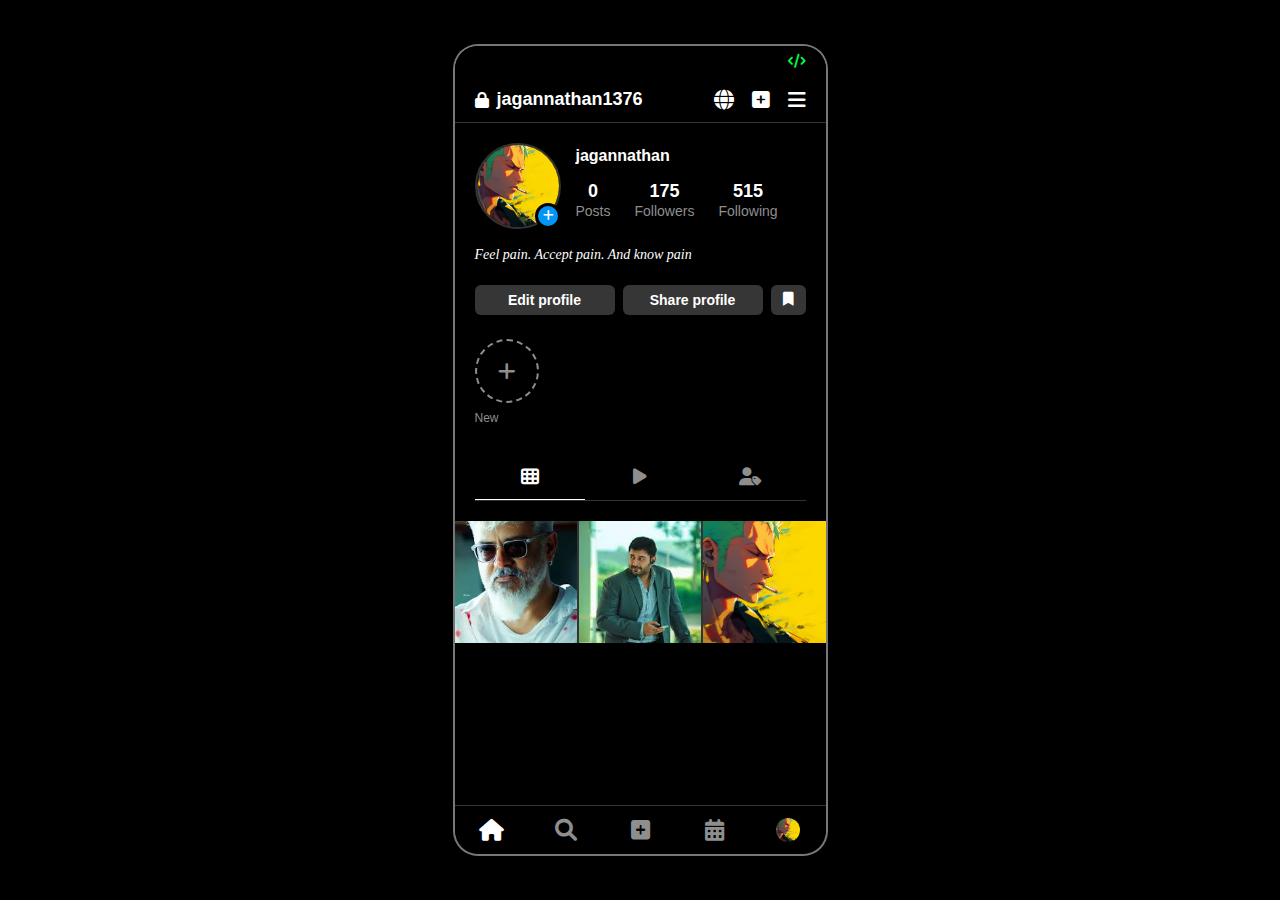
<file: index.html>
<!DOCTYPE html>
<html lang="en">
<head>
    <meta charset="UTF-8">
    <meta name="viewport" content="width=device-width, initial-scale=1.0">
    <title>Profile -jagannathan1376</title>
    <link rel="stylesheet" href="style.css">
    <link rel="stylesheet" href="https://cdnjs.cloudflare.com/ajax/libs/font-awesome/6.0.0/css/all.min.css">
</head>
<body>
    <div class="mobile-container">
        <!-- Status Bar -->
        <div class="status-bar">
            <span class="frame-number"></span>
            <div class="status-icons">
                <i class="fas fa-code status-icon"></i>
            </div>
        </div>

        <!-- Header -->
        <header class="header">
            <div class="header-left">
                <i class="fas fa-lock lock-icon"></i>
                <span class="username">jagannathan1376</span>
            </div>
            <div class="header-right">
                <i class="fas fa-globe globe-icon"></i>
                <i class="fas fa-plus-square plus-icon"></i>
                <i class="fas fa-bars menu-icon"></i>
            </div>
        </header>

        <!-- Profile Section -->
        <div class="profile-section">
            <!-- Profile Info -->
            <div class="profile-info">
                <div class="profile-pic-container">
                    <div class="profile-pic">
                        <img src="zoro payalugada.png" alt="not found">
                    </div>
                    <div class="add-story-btn">
                        <i class="fas fa-plus"></i>
                    </div>
                </div>
                
                <div class="profile-details">
                    <h2 class="profile-name">jagannathan</h2>
                    <div class="stats-row">
                        <div class="stat-item">
                            <span class="stat-number">0</span>
                            <span class="stat-label">Posts</span>
                        </div>
                        <div class="stat-item">
                            <span class="stat-number">175</span>
                            <span class="stat-label">Followers</span>
                        </div>
                        <div class="stat-item">
                            <span class="stat-number">515</span>
                            <span class="stat-label">Following</span>
                        </div>
                    </div>
                </div>
            </div>

            <!-- Bio -->
            <div class="bio-section">
                <p class="bio-text">Feel pain. Accept pain. And know pain</p>
            </div>

            <!-- Action Buttons -->
            <div class="action-buttons">
                <button class="edit-btn">Edit profile</button>
                <button class="share-btn">Share profile</button>
                <button class="bookmark-btn">
                    <i class="fas fa-bookmark"></i>
                </button>
            </div>

            <!-- New Post Button -->
            <div class="new-post-section">
                <div class="new-post-btn">
                    <i class="fas fa-plus"></i>
                </div>
                <span class="new-text">New</span>
            </div>

            <!-- Content Navigation -->
            <div class="content-nav">
                <div class="nav-tab active">
                    <i class="fas fa-th"></i>
                </div>
                <div class="nav-tab">
                    <i class="fas fa-play"></i>
                </div>
                <div class="nav-tab">
                    <i class="fas fa-user-tag"></i>
                </div>
            </div>
        </div>

        <!-- Posts Grid -->
        <div class="posts-grid">
            <div class="post-item">
                <img src="thala.jpg" alt="Post 1">
            </div>
            <div class="post-item">
                <img src="post3.jpg" alt="Post 2">
            </div>
            <div class="post-item">
                <img src="zoro payalugada.png" alt="Post 3">
            </div>
        </div>

        <!-- Bottom Navigation -->
        <nav class="bottom-nav">
            <div class="nav-item active">
                <i class="fas fa-home"></i>
            </div>
            <div class="nav-item">
                <i class="fas fa-search"></i>
            </div>
            <div class="nav-item">
                <i class="fas fa-plus-square"></i>
            </div>
            <div class="nav-item">
                <i class="fas fa-calendar-alt"></i>
            </div>
            <div class="nav-item">
                <div class="profile-nav-pic">
                    <img src="zoro payalugada.png" alt="Profile">
                </div>
            </div>
        </nav>
    </div>
</body>
</html>
</file>
<file: style.css>
* {
    margin: 0;
    padding: 0;
    box-sizing: border-box;
}

body {
    font-family: -apple-system, BlinkMacSystemFont, 'Segoe UI', Roboto, Helvetica, Arial, sans-serif;
    background:  #000000 100% ;
    display: flex;
    justify-content: center;
    align-items: center;
    min-height: 100vh;
    padding: 20px;
}

.mobile-container {
    width: 375px;
    height: 812px;
    background-color: #000;
    border-radius: 25px;
    overflow: hidden;
    position: relative;
    box-shadow: 0 0 50px rgba(0, 0, 0, 0.3);
    border: 2px solid rgba(235, 237, 240, 0.5);
}

/* Status Bar */
.status-bar {
    display: flex;
    justify-content: space-between;
    align-items: center;
    padding: 8px 20px;
    background-color: #000;
    color: #fff;
    font-size: 12px;
}

.frame-number {
    color: #888;
}

.status-icon {
    color: #00ff41;
    font-size: 14px;
}

/* Header */
.header {
    display: flex;
    justify-content: space-between;
    align-items: center;
    padding: 12px 20px;
    border-bottom: 0.5px solid #333;
    background-color: #000;
}

.header-left {
    display: flex;
    align-items: center;
    gap: 8px;
}

.lock-icon {
    color: #fff;
    font-size: 16px;
}

.username {
    color: #fff;
    font-weight: 600;
    font-size: 18px;
}

.header-right {
    display: flex;
    align-items: center;
    gap: 18px;
}

.header-right i {
    color: #fff;
    font-size: 20px;
    cursor: pointer;
}

/* Profile Section */
.profile-section {
    padding: 20px;
    background-color: #000;
}

.profile-info {
    display: flex;
    align-items: flex-start;
    gap: 15px;
    margin-bottom: 16px;
}

.profile-pic-container {
    position: relative;
}

.profile-pic {
    width: 86px;
    height: 86px;
    border-radius: 50%;
    overflow: hidden;
    border: 2px solid #333;
}

.profile-pic img {
    width: 100%;
    height: 100%;
    object-fit: cover;
}

.add-story-btn {
    position: absolute;
    bottom: 0;
    right: 0;
    width: 26px;
    height: 26px;
    background-color: #0095f6;
    border-radius: 50%;
    display: flex;
    align-items: center;
    justify-content: center;
    border: 3px solid #000;
    cursor: pointer;
}

.add-story-btn i {
    color: #fff;
    font-size: 12px;
}

.profile-details {
    flex: 1;
    padding-top: 4px;
}

.profile-name {
    color: #fff;
    font-size: 16px;
    font-weight: 600;
    margin-bottom: 16px;
}

.stats-row {
    display: flex;
    gap: 24px;
}

.stat-item {
    display: flex;
    flex-direction: column;
    align-items: center;
    text-align: center;
}

.stat-number {
    color: #fff;
    font-size: 18px;
    font-weight: 700;
    line-height: 1.2;
}

.stat-label {
    color: #8e8e8e;
    font-size: 14px;
    font-weight: 400;
}

/* Bio Section */
.bio-section {
    margin-bottom: 20px;
}

.bio-text {
    color: #fff;
    font-size: 14px;
    font-style: italic;
    line-height: 1.4;
}

/* Action Buttons */
.action-buttons {
    display: flex;
    gap: 8px;
    margin-bottom: 24px;
}

.edit-btn, .share-btn {
    flex: 1;
    padding: 7px 16px;
    background-color: #363636;
    color: #fff;
    border: none;
    border-radius: 6px;
    font-size: 14px;
    font-weight: 600;
    cursor: pointer;
    transition: background-color 0.2s;
}

.edit-btn:hover, .share-btn:hover {
    background-color: #404040;
}

.bookmark-btn {
    padding: 7px 12px;
    background-color: #363636;
    color: #fff;
    border: none;
    border-radius: 6px;
    cursor: pointer;
    transition: background-color 0.2s;
}

.bookmark-btn:hover {
    background-color: #404040;
}

.bookmark-btn i {
    font-size: 14px;
}

/* New Post Section */
.new-post-section {
    display: flex;
    flex-direction: column;
    align-items: flex-start;
    margin-bottom: 28px;
}

.new-post-btn {
    width: 64px;
    height: 64px;
    border: 2px dashed #8e8e8e;
    border-radius: 50%;
    display: flex;
    align-items: center;
    justify-content: center;
    cursor: pointer;
    margin-bottom: 8px;
    transition: border-color 0.2s;
}

.new-post-btn:hover {
    border-color: #fff;
}

.new-post-btn i {
    color: #8e8e8e;
    font-size: 20px;
}

.new-text {
    color: #8e8e8e;
    font-size: 12px;
    font-weight: 400;
}

/* Content Navigation */
.content-nav {
    display: flex;
    justify-content: center;
    border-bottom: 0.5px solid #333;
    margin-bottom: 0;
}

.nav-tab {
    flex: 1;
    padding: 14px 0;
    display: flex;
    justify-content: center;
    cursor: pointer;
    border-bottom: 1px solid transparent;
    transition: all 0.2s;
}

.nav-tab i {
    color: #8e8e8e;
    font-size: 18px;
}

.nav-tab.active {
    border-bottom-color: #fff;
}

.nav-tab.active i {
    color: #fff;
}

/* Posts Grid */
.posts-grid {
    display: grid;
    grid-template-columns: repeat(3, 1fr);
    gap: 2px;
    background-color: #333;
}

.post-item {
    aspect-ratio: 1;
    background-color: #000;
    overflow: hidden;
}

.post-item img {
    width: 100%;
    height: 100%;
    object-fit: cover;
    transition: transform 0.2s;
}

.post-item:hover img {
    transform: scale(1.05);
}

/* Bottom Navigation */
.bottom-nav {
    position: absolute;
    bottom: 0;
    left: 0;
    right: 0;
    display: flex;
    background-color: #000;
    border-top: 0.5px solid #333;
    padding: 12px 0;
    border-bottom-left-radius: 25px;
    border-bottom-right-radius: 25px;
}

.nav-item {
    flex: 1;
    display: flex;
    justify-content: center;
    align-items: center;
    cursor: pointer;
    transition: all 0.2s;
}

.nav-item i {
    color: #8e8e8e;
    font-size: 22px;
}

.nav-item.active i {
    color: #fff;
}

.profile-nav-pic {
    width: 24px;
    height: 24px;
    border-radius: 50%;
    overflow: hidden;
}

.profile-nav-pic img {
    width: 100%;
    height: 100%;
    object-fit: cover;
}

/* Responsive Design */
@media (max-width: 414px) {
    body {
        padding: 10px;
    }
    
    .mobile-container {
        width: 100%;
        max-width: 375px;
        height: 100vh;
        border-radius: 0;
    }
}

/* Hover Effects */
.nav-item:hover i {
    color: #fff;
    transform: scale(1.1);
}

.header-right i:hover {
    color: #0095f6;
    transform: scale(1.1);
}

/* Additional Styling for Perfect Match */
.profile-section {
    border-bottom: none;
}

.stats-row {
    margin-top: 2px;
}

.bio-text {
    font-family: Georgia, serif;
}
</file>
